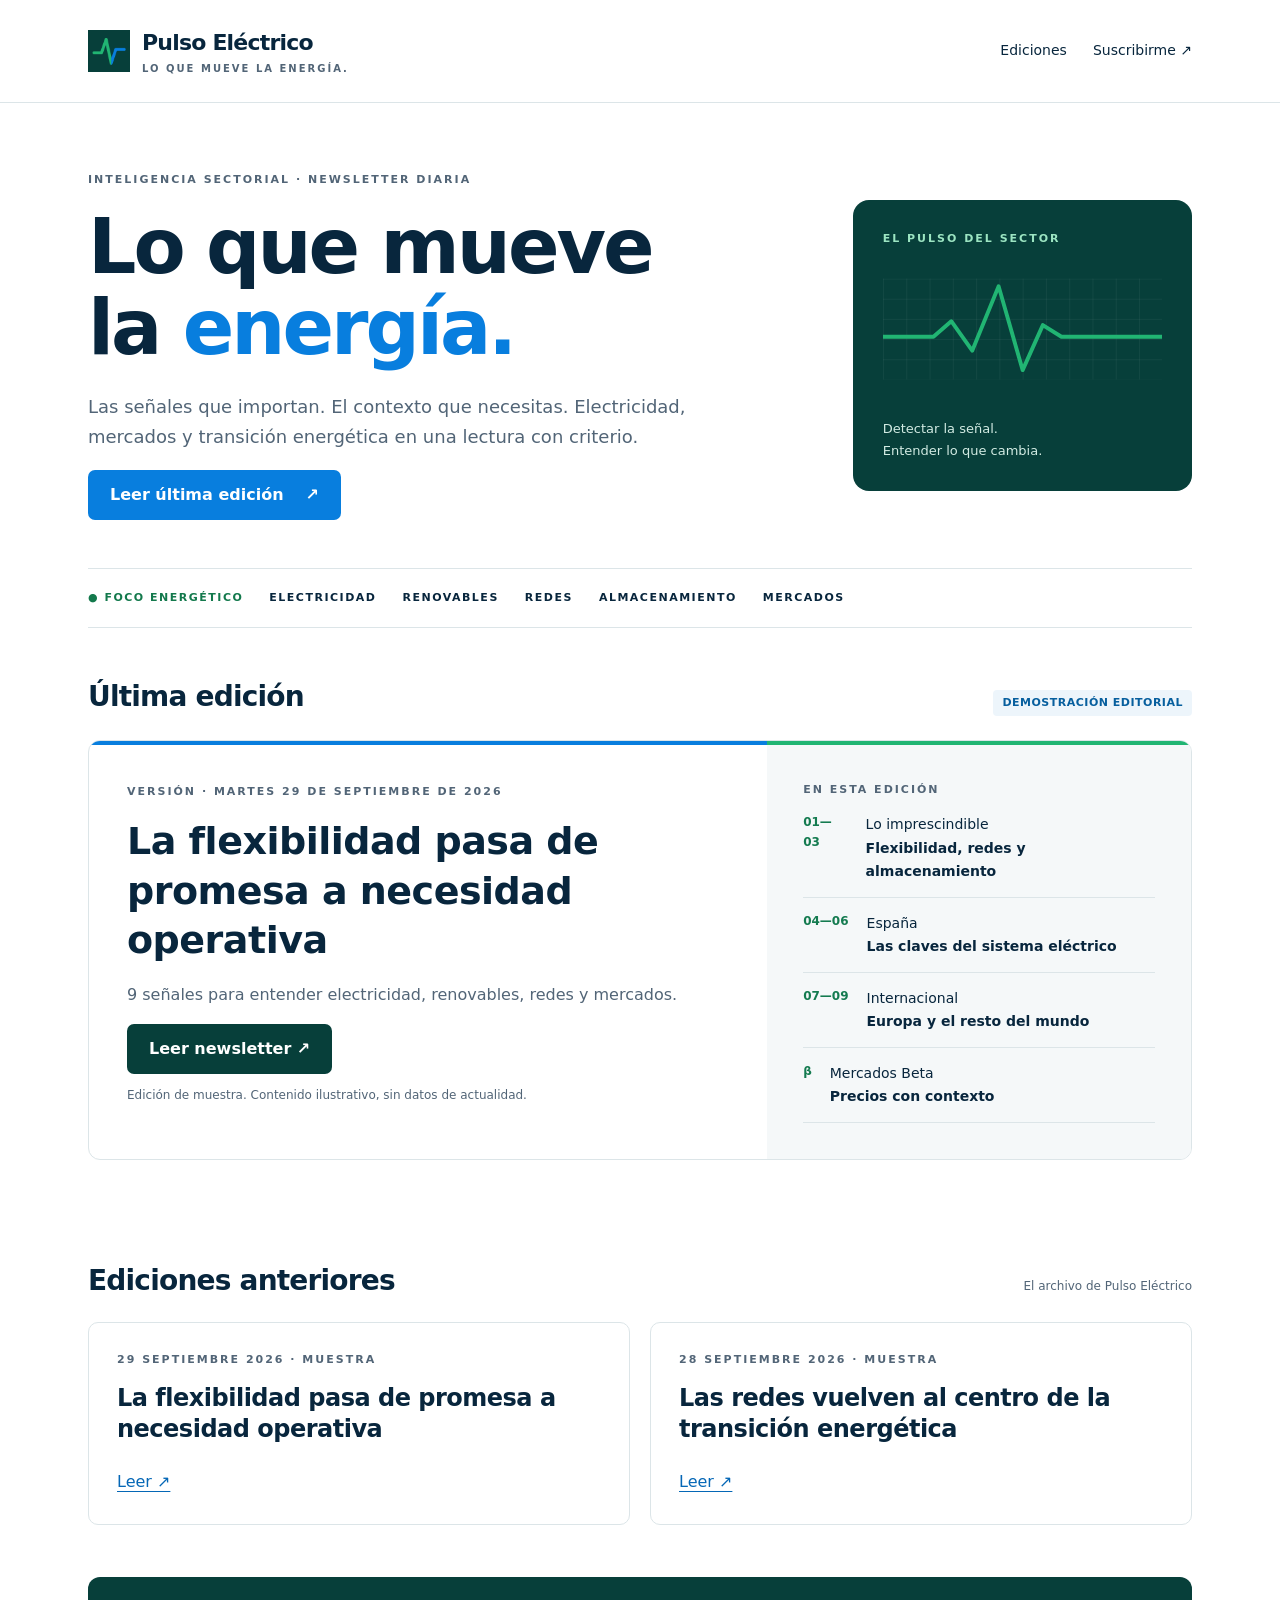
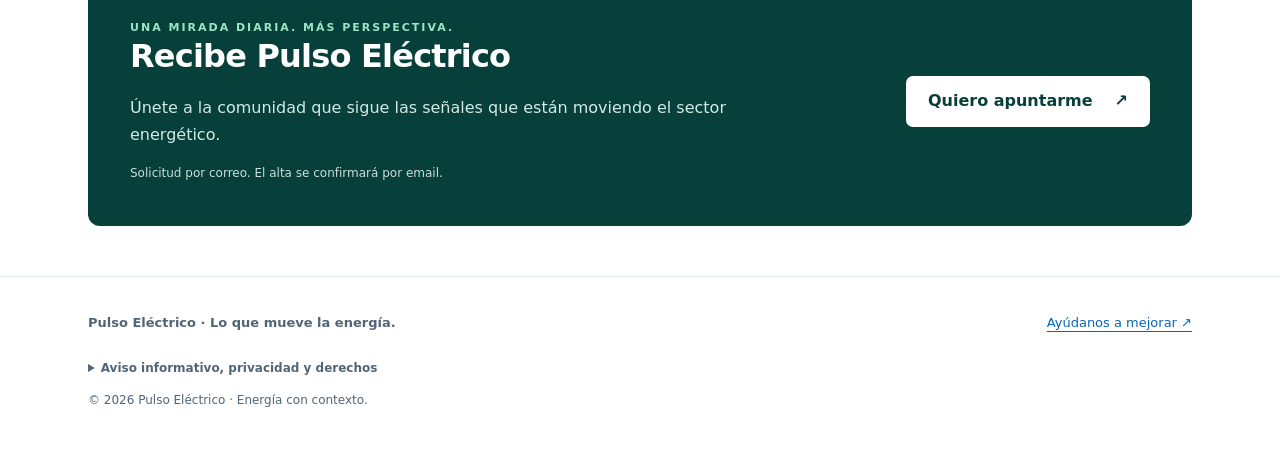
<file: index.html>
<!doctype html><html lang="es"><head><meta charset="utf-8"><meta name="viewport" content="width=device-width, initial-scale=1"><title>Lo que mueve la energía | Pulso Eléctrico</title><meta name="description" content="Lo que mueve la energía. Una mirada editorial a electricidad, renovables, mercados, redes y almacenamiento."><meta name="theme-color" content="#073f3a"><meta property="og:title" content="Lo que mueve la energía · Pulso Eléctrico"><meta property="og:description" content="Lo que mueve la energía."><meta property="og:type" content="website"><link rel="icon" href="assets/favicon.ico"><link rel="stylesheet" href="assets/styles.css"></head><body><a class="skip" href="#contenido">Saltar al contenido</a><header class="header"><div class="wrap"><a class="brand" href="index.html"><img src="assets/logo.png" alt="" width="42" height="42"><span>Pulso Eléctrico<small>Lo que mueve la energía.</small></span></a><nav aria-label="Principal"><a href="index.html#archivo">Ediciones</a><a href="index.html#suscripcion">Suscribirme ↗</a></nav></div></header><main id="contenido" class="wrap"><section class="hero"><div><div class="eyebrow">Inteligencia sectorial · Newsletter diaria</div><h1>Lo que mueve<br>la <span>energía.</span></h1><p>Las señales que importan. El contexto que necesitas. Electricidad, mercados y transición energética en una lectura con criterio.</p><a class="btn" href="ediciones/2026-09-29.html">Leer última edición <span aria-hidden="true">↗</span></a></div><aside class="pulse" aria-label="Identidad editorial"><div class="eyebrow">El pulso del sector</div><svg viewBox="0 0 360 130" aria-hidden="true"><defs><pattern id="grid" width="30" height="26" patternUnits="userSpaceOnUse"><path d="M 30 0 L 0 0 0 26" fill="none" stroke="#ffffff" stroke-opacity=".12"/></pattern></defs><rect width="360" height="130" fill="url(#grid)"/><path d="M0 75 H65 L88 55 L115 93 L149 10 L180 118 L206 60 L230 75 H360" fill="none" stroke="#21b573" stroke-width="5" stroke-linejoin="round"/></svg><p>Detectar la señal.<br>Entender lo que cambia.</p></aside></section><div class="topics"><span>● Foco energético</span><span>Electricidad</span><span>Renovables</span><span>Redes</span><span>Almacenamiento</span><span>Mercados</span></div><section class="section"><div class="section-heading"><h2>Última edición</h2><span class="badge">DEMOSTRACIÓN EDITORIAL</span></div><article class="feature"><div class="feature-main"><div class="eyebrow">Versión · Martes 29 de septiembre de 2026</div><h3>La flexibilidad pasa de promesa a necesidad operativa</h3><p>9 señales para entender electricidad, renovables, redes y mercados.</p><a class="btn dark" href="ediciones/2026-09-29.html">Leer newsletter ↗</a><p class="note">Edición de muestra. Contenido ilustrativo, sin datos de actualidad.</p></div><aside class="feature-side"><div class="eyebrow">En esta edición</div><div class="signal"><b>01—03</b><span>Lo imprescindible<br><strong>Flexibilidad, redes y almacenamiento</strong></span></div><div class="signal"><b>04—06</b><span>España<br><strong>Las claves del sistema eléctrico</strong></span></div><div class="signal"><b>07—09</b><span>Internacional<br><strong>Europa y el resto del mundo</strong></span></div><div class="signal"><b>β</b><span>Mercados Beta<br><strong>Precios con contexto</strong></span></div></aside></article></section><section id="archivo" class="section"><div class="section-heading"><h2>Ediciones anteriores</h2><span class="note">El archivo de Pulso Eléctrico</span></div><div class="cards"><article class="card"><div class="eyebrow"><time datetime="2026-09-29">29 septiembre 2026</time> · Muestra</div><h3>La flexibilidad pasa de promesa a necesidad operativa</h3><a href="ediciones/2026-09-29.html" aria-label="Leer edición del 29 de septiembre">Leer ↗</a></article><article class="card"><div class="eyebrow"><time datetime="2026-09-28">28 septiembre 2026</time> · Muestra</div><h3>Las redes vuelven al centro de la transición energética</h3><a href="ediciones/2026-09-28.html" aria-label="Leer edición del 28 de septiembre">Leer ↗</a></article></div></section><section id="suscripcion" class="subscribe"><div><div class="eyebrow" style="color:#9ce5c2">Una mirada diaria. Más perspectiva.</div><h2>Recibe Pulso Eléctrico</h2><p>Únete a la comunidad que sigue las señales que están moviendo el sector energético.</p><small>Solicitud por correo. El alta se confirmará por email.</small></div><a class="btn" href="mailto:juanmcalvo33@gmail.com?subject=Quiero%20apuntarme%20a%20Pulso%20El%C3%A9ctrico">Quiero apuntarme <span aria-hidden="true">↗</span></a></section></main><footer class="footer"><div class="wrap"><div class="footer-top"><strong>Pulso Eléctrico · Lo que mueve la energía.</strong><a href="mailto:juanmcalvo33@gmail.com?subject=Feedback%20Pulso%20El%C3%A9ctrico">Ayúdanos a mejorar ↗</a></div><details class="legal"><summary>Aviso informativo, privacidad y derechos</summary><p>Contenido de carácter informativo. No constituye asesoramiento de inversión, jurídico ni una recomendación de contratación. Las ediciones de demostración no representan noticias ni cotizaciones del día.</p><p>Privacidad y uso de datos: esta web no incorpora formularios, analítica ni cookies propias. Al solicitar el alta, tu aplicación de correo enviará tu dirección y el mensaje a juanmcalvo33@gmail.com para gestionar la solicitud. No existe alta automática ni base de suscriptores en esta web. Puedes solicitar la baja o consultar el tratamiento de tus datos en esa misma dirección. El alojamiento y el servicio de correo pueden tratar datos técnicos conforme a sus propias condiciones. No envíes información sensible.</p><p>Los artículos, marcas y contenidos de terceros pertenecen a sus respectivos titulares. Los enlaces de futuras ediciones remitirán al original; los resúmenes deberán ser propios y atribuir la fuente. Los datos de mercado deben indicar fuente, fecha, contrato y unidad; un dato ausente no equivale a cero.</p></details><p class="note">© 2026 Pulso Eléctrico · Energía con contexto.</p></div></footer></body></html>
</file>
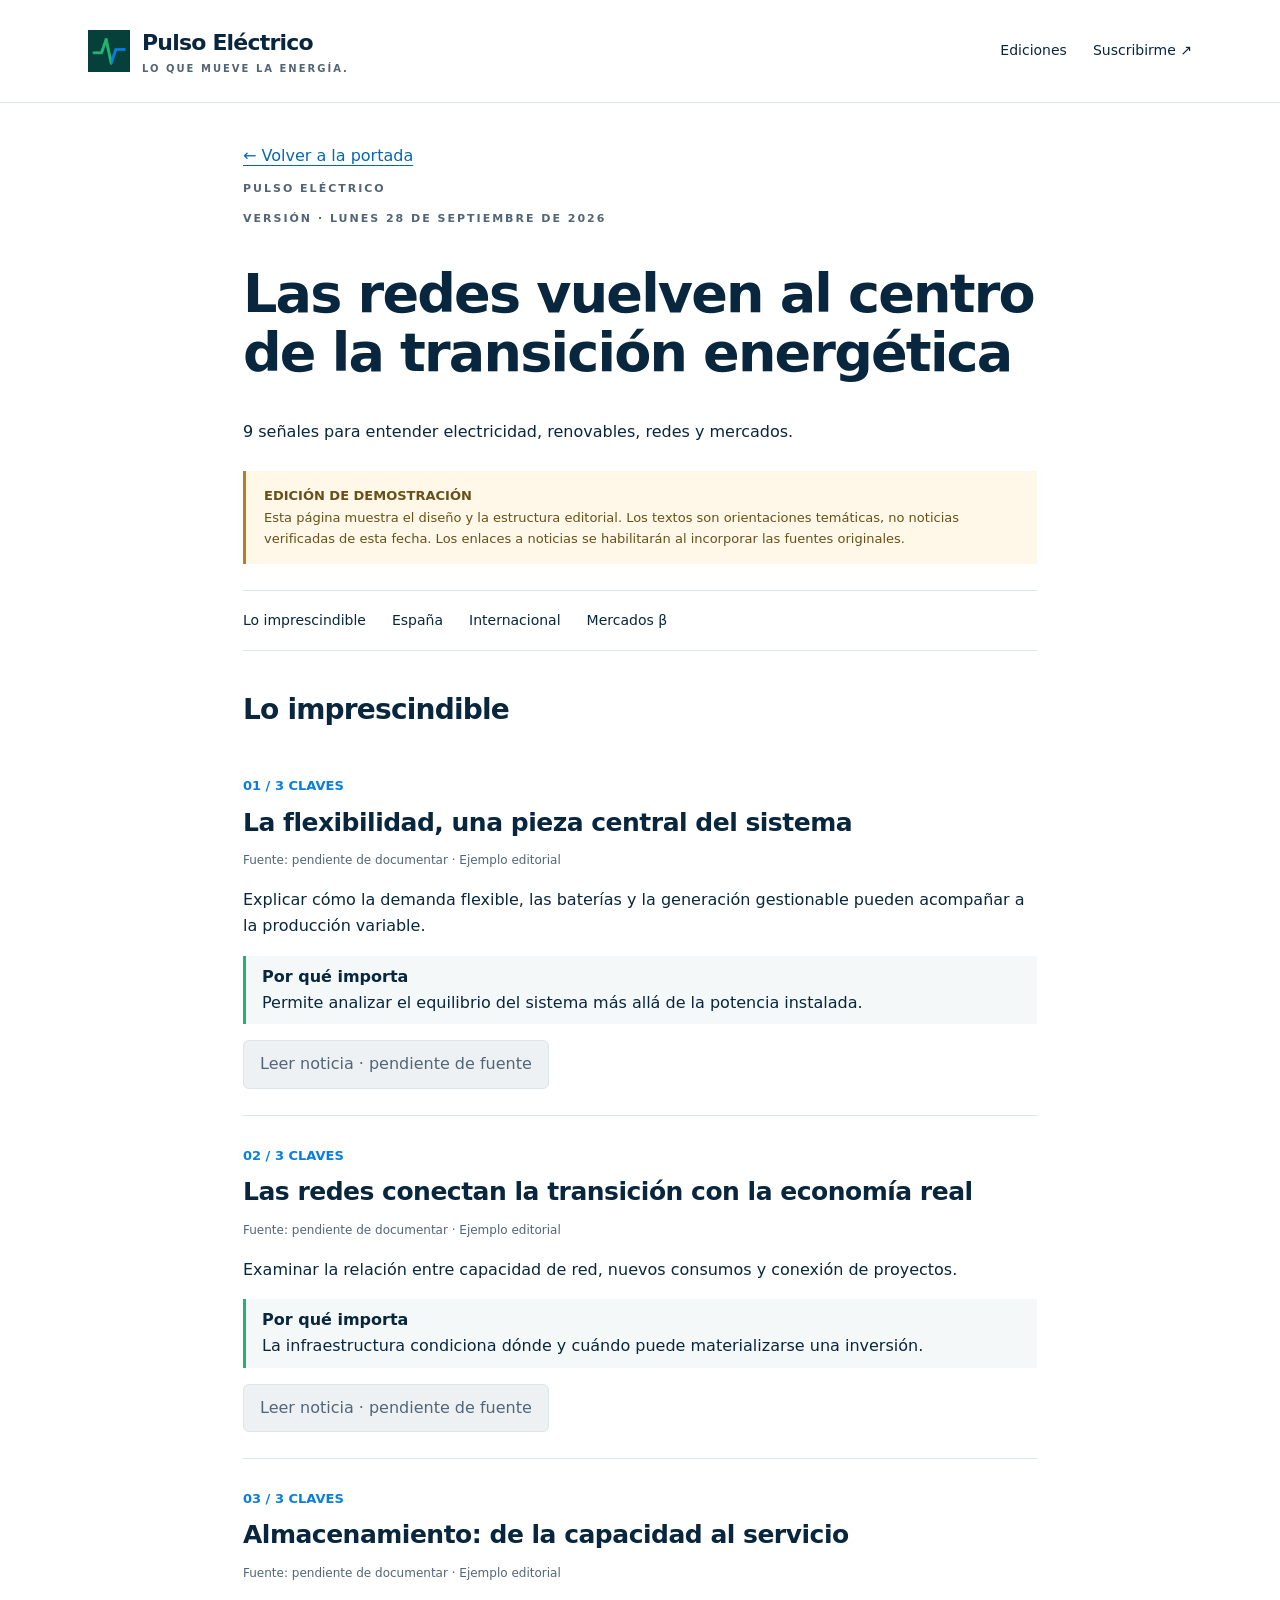
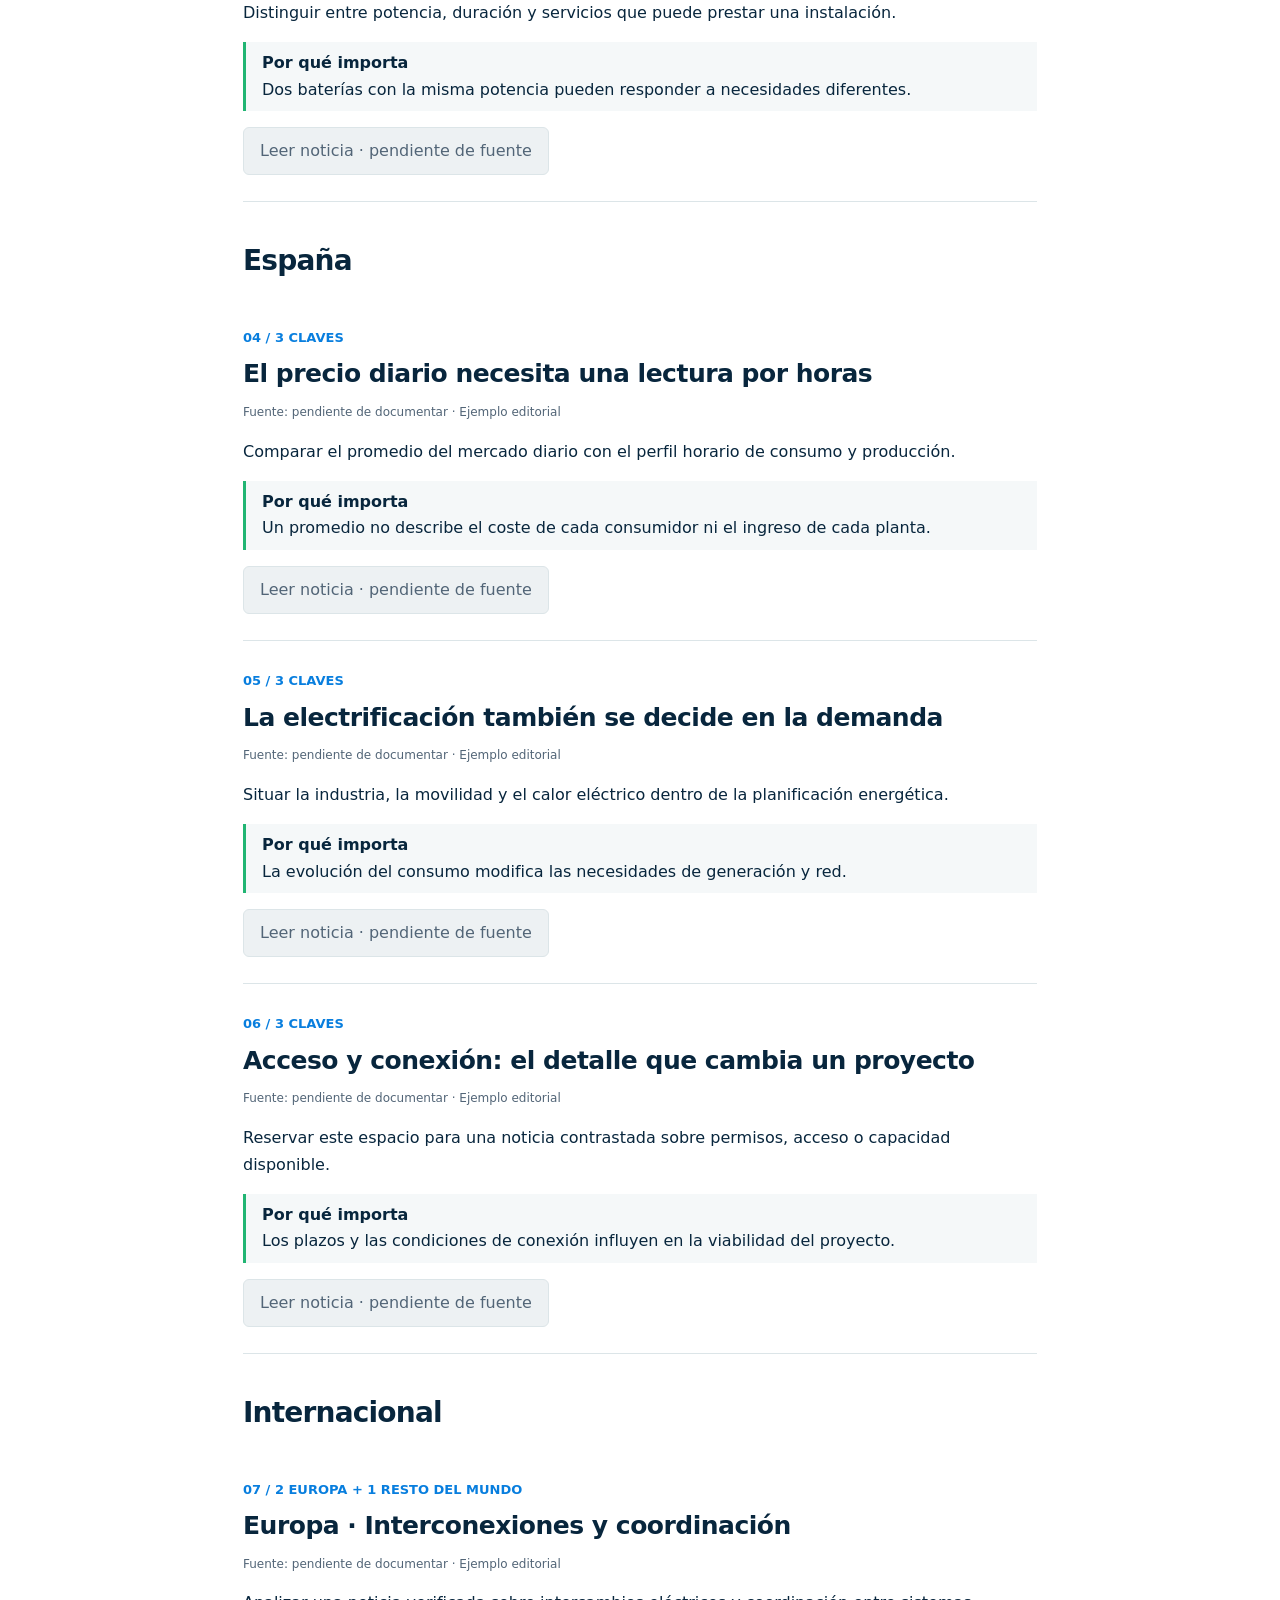
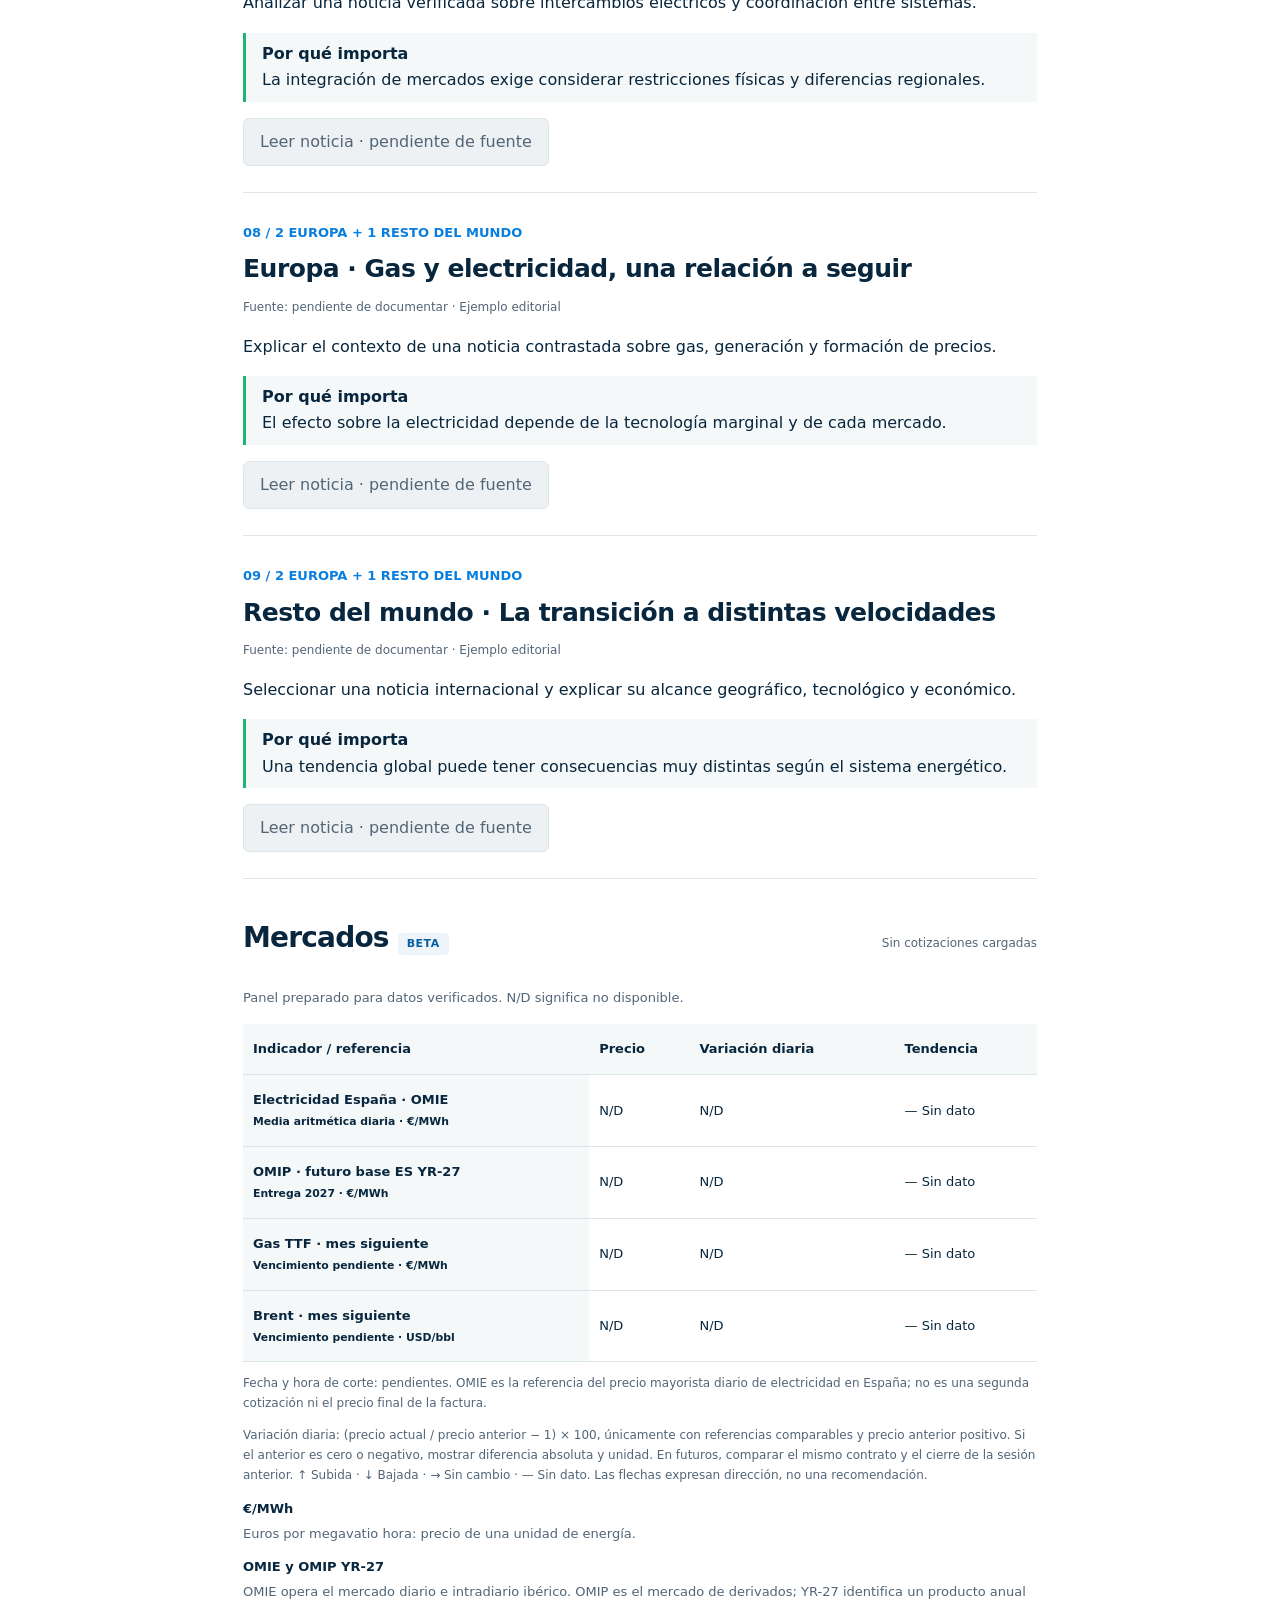
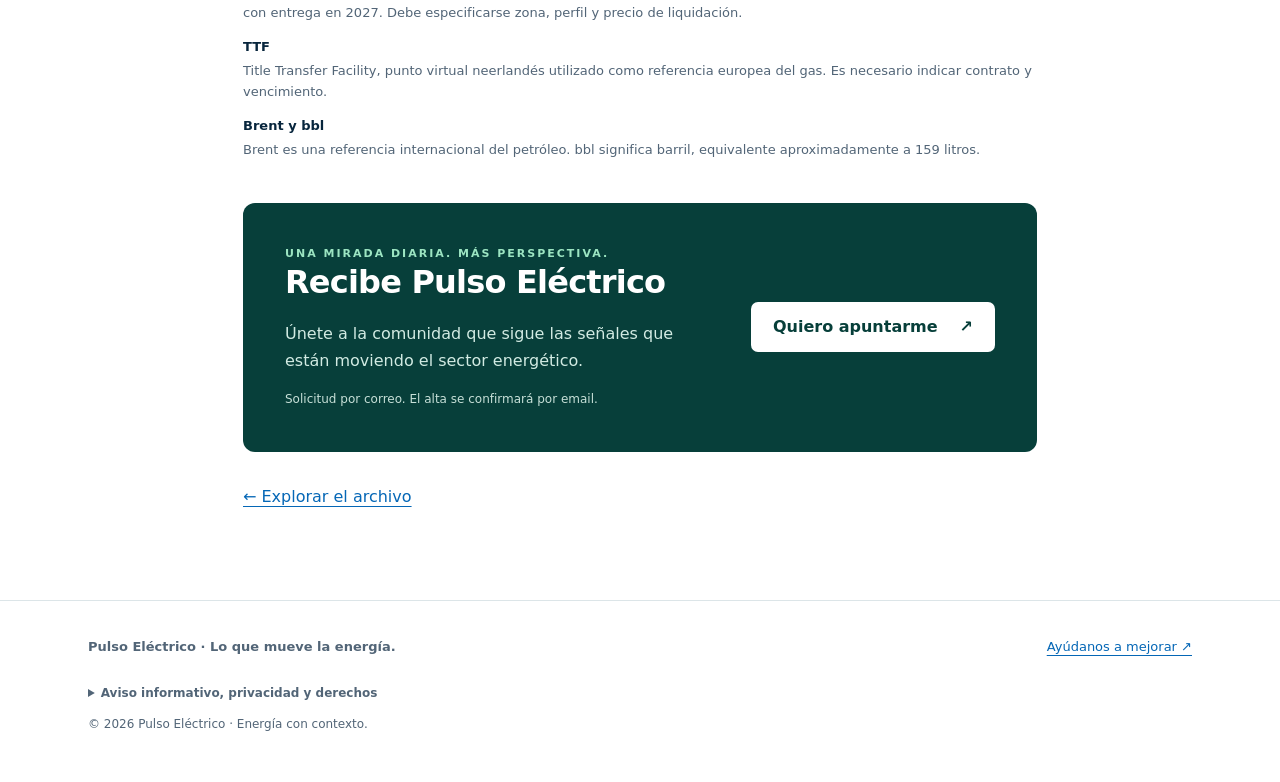
<file: ediciones/2026-09-28.html>
<!doctype html><html lang="es"><head><meta charset="utf-8"><meta name="viewport" content="width=device-width, initial-scale=1"><title>Las redes vuelven al centro de la transición energética | Pulso Eléctrico</title><meta name="description" content="Lo que mueve la energía. Una mirada editorial a electricidad, renovables, mercados, redes y almacenamiento."><meta name="theme-color" content="#073f3a"><meta property="og:title" content="Las redes vuelven al centro de la transición energética · Pulso Eléctrico"><meta property="og:description" content="Lo que mueve la energía."><meta property="og:type" content="website"><link rel="icon" href="../assets/favicon.ico"><link rel="stylesheet" href="../assets/styles.css"></head><body><a class="skip" href="#contenido">Saltar al contenido</a><header class="header"><div class="wrap"><a class="brand" href="../index.html"><img src="../assets/logo.png" alt="" width="42" height="42"><span>Pulso Eléctrico<small>Lo que mueve la energía.</small></span></a><nav aria-label="Principal"><a href="../index.html#archivo">Ediciones</a><a href="../index.html#suscripcion">Suscribirme ↗</a></nav></div></header><main id="contenido" class="edition"><a href="../index.html">← Volver a la portada</a><p class="eyebrow">PULSO ELÉCTRICO</p><p class="eyebrow">VERSIÓN · LUNES 28 DE SEPTIEMBRE DE 2026</p><h1>Las redes vuelven al centro de la transición energética</h1><p>9 señales para entender electricidad, renovables, redes y mercados.</p><div class="demo"><strong>EDICIÓN DE DEMOSTRACIÓN</strong><br>Esta página muestra el diseño y la estructura editorial. Los textos son orientaciones temáticas, no noticias verificadas de esta fecha. Los enlaces a noticias se habilitarán al incorporar las fuentes originales.</div><nav class="edition-nav" aria-label="Secciones de la edición"><a href="#imprescindible">Lo imprescindible</a><a href="#espana">España</a><a href="#internacional">Internacional</a><a href="#mercados">Mercados β</a></nav><section id="imprescindible"><h2>Lo imprescindible</h2><article class="news"><span class="number">01 / 3 CLAVES</span><h3>La flexibilidad, una pieza central del sistema</h3><p class="note">Fuente: pendiente de documentar · Ejemplo editorial</p><p>Explicar cómo la demanda flexible, las baterías y la generación gestionable pueden acompañar a la producción variable.</p><p class="why"><strong>Por qué importa</strong><br>Permite analizar el equilibrio del sistema más allá de la potencia instalada.</p><!-- Sustituir el botón por un enlace a la URL exacta del artículo verificado. --><button type="button" disabled>Leer noticia · pendiente de fuente</button></article><article class="news"><span class="number">02 / 3 CLAVES</span><h3>Las redes conectan la transición con la economía real</h3><p class="note">Fuente: pendiente de documentar · Ejemplo editorial</p><p>Examinar la relación entre capacidad de red, nuevos consumos y conexión de proyectos.</p><p class="why"><strong>Por qué importa</strong><br>La infraestructura condiciona dónde y cuándo puede materializarse una inversión.</p><!-- Sustituir el botón por un enlace a la URL exacta del artículo verificado. --><button type="button" disabled>Leer noticia · pendiente de fuente</button></article><article class="news"><span class="number">03 / 3 CLAVES</span><h3>Almacenamiento: de la capacidad al servicio</h3><p class="note">Fuente: pendiente de documentar · Ejemplo editorial</p><p>Distinguir entre potencia, duración y servicios que puede prestar una instalación.</p><p class="why"><strong>Por qué importa</strong><br>Dos baterías con la misma potencia pueden responder a necesidades diferentes.</p><!-- Sustituir el botón por un enlace a la URL exacta del artículo verificado. --><button type="button" disabled>Leer noticia · pendiente de fuente</button></article></section><section id="espana"><h2>España</h2><article class="news"><span class="number">04 / 3 CLAVES</span><h3>El precio diario necesita una lectura por horas</h3><p class="note">Fuente: pendiente de documentar · Ejemplo editorial</p><p>Comparar el promedio del mercado diario con el perfil horario de consumo y producción.</p><p class="why"><strong>Por qué importa</strong><br>Un promedio no describe el coste de cada consumidor ni el ingreso de cada planta.</p><!-- Sustituir el botón por un enlace a la URL exacta del artículo verificado. --><button type="button" disabled>Leer noticia · pendiente de fuente</button></article><article class="news"><span class="number">05 / 3 CLAVES</span><h3>La electrificación también se decide en la demanda</h3><p class="note">Fuente: pendiente de documentar · Ejemplo editorial</p><p>Situar la industria, la movilidad y el calor eléctrico dentro de la planificación energética.</p><p class="why"><strong>Por qué importa</strong><br>La evolución del consumo modifica las necesidades de generación y red.</p><!-- Sustituir el botón por un enlace a la URL exacta del artículo verificado. --><button type="button" disabled>Leer noticia · pendiente de fuente</button></article><article class="news"><span class="number">06 / 3 CLAVES</span><h3>Acceso y conexión: el detalle que cambia un proyecto</h3><p class="note">Fuente: pendiente de documentar · Ejemplo editorial</p><p>Reservar este espacio para una noticia contrastada sobre permisos, acceso o capacidad disponible.</p><p class="why"><strong>Por qué importa</strong><br>Los plazos y las condiciones de conexión influyen en la viabilidad del proyecto.</p><!-- Sustituir el botón por un enlace a la URL exacta del artículo verificado. --><button type="button" disabled>Leer noticia · pendiente de fuente</button></article></section><section id="internacional"><h2>Internacional</h2><article class="news"><span class="number">07 / 2 EUROPA + 1 RESTO DEL MUNDO</span><h3>Europa · Interconexiones y coordinación</h3><p class="note">Fuente: pendiente de documentar · Ejemplo editorial</p><p>Analizar una noticia verificada sobre intercambios eléctricos y coordinación entre sistemas.</p><p class="why"><strong>Por qué importa</strong><br>La integración de mercados exige considerar restricciones físicas y diferencias regionales.</p><!-- Sustituir el botón por un enlace a la URL exacta del artículo verificado. --><button type="button" disabled>Leer noticia · pendiente de fuente</button></article><article class="news"><span class="number">08 / 2 EUROPA + 1 RESTO DEL MUNDO</span><h3>Europa · Gas y electricidad, una relación a seguir</h3><p class="note">Fuente: pendiente de documentar · Ejemplo editorial</p><p>Explicar el contexto de una noticia contrastada sobre gas, generación y formación de precios.</p><p class="why"><strong>Por qué importa</strong><br>El efecto sobre la electricidad depende de la tecnología marginal y de cada mercado.</p><!-- Sustituir el botón por un enlace a la URL exacta del artículo verificado. --><button type="button" disabled>Leer noticia · pendiente de fuente</button></article><article class="news"><span class="number">09 / 2 EUROPA + 1 RESTO DEL MUNDO</span><h3>Resto del mundo · La transición a distintas velocidades</h3><p class="note">Fuente: pendiente de documentar · Ejemplo editorial</p><p>Seleccionar una noticia internacional y explicar su alcance geográfico, tecnológico y económico.</p><p class="why"><strong>Por qué importa</strong><br>Una tendencia global puede tener consecuencias muy distintas según el sistema energético.</p><!-- Sustituir el botón por un enlace a la URL exacta del artículo verificado. --><button type="button" disabled>Leer noticia · pendiente de fuente</button></article></section><section id="mercados"><div class="section-heading"><h2>Mercados <span class="badge">BETA</span></h2><span class="note">Sin cotizaciones cargadas</span></div><div class="table-scroll" role="region" aria-label="Cotizaciones de mercados" tabindex="0"><table><caption>Panel preparado para datos verificados. N/D significa no disponible.</caption><thead><tr><th scope="col">Indicador / referencia</th><th scope="col">Precio</th><th scope="col">Variación diaria</th><th scope="col">Tendencia</th></tr></thead><tbody><tr><th scope="row">Electricidad España · OMIE<br><small>Media aritmética diaria · €/MWh</small></th><td>N/D</td><td>N/D</td><td>— Sin dato</td></tr><tr><th scope="row">OMIP · futuro base ES YR-27<br><small>Entrega 2027 · €/MWh</small></th><td>N/D</td><td>N/D</td><td>— Sin dato</td></tr><tr><th scope="row">Gas TTF · mes siguiente<br><small>Vencimiento pendiente · €/MWh</small></th><td>N/D</td><td>N/D</td><td>— Sin dato</td></tr><tr><th scope="row">Brent · mes siguiente<br><small>Vencimiento pendiente · USD/bbl</small></th><td>N/D</td><td>N/D</td><td>— Sin dato</td></tr></tbody></table></div><p class="note">Fecha y hora de corte: pendientes. OMIE es la referencia del precio mayorista diario de electricidad en España; no es una segunda cotización ni el precio final de la factura.</p><p class="note">Variación diaria: (precio actual / precio anterior − 1) × 100, únicamente con referencias comparables y precio anterior positivo. Si el anterior es cero o negativo, mostrar diferencia absoluta y unidad. En futuros, comparar el mismo contrato y el cierre de la sesión anterior. ↑ Subida · ↓ Bajada · → Sin cambio · — Sin dato. Las flechas expresan dirección, no una recomendación.</p><dl><dt>€/MWh</dt><dd>Euros por megavatio hora: precio de una unidad de energía.</dd><dt>OMIE y OMIP YR-27</dt><dd>OMIE opera el mercado diario e intradiario ibérico. OMIP es el mercado de derivados; YR-27 identifica un producto anual con entrega en 2027. Debe especificarse zona, perfil y precio de liquidación.</dd><dt>TTF</dt><dd>Title Transfer Facility, punto virtual neerlandés utilizado como referencia europea del gas. Es necesario indicar contrato y vencimiento.</dd><dt>Brent y bbl</dt><dd>Brent es una referencia internacional del petróleo. bbl significa barril, equivalente aproximadamente a 159 litros.</dd></dl></section><section id="suscripcion" class="subscribe"><div><div class="eyebrow" style="color:#9ce5c2">Una mirada diaria. Más perspectiva.</div><h2>Recibe Pulso Eléctrico</h2><p>Únete a la comunidad que sigue las señales que están moviendo el sector energético.</p><small>Solicitud por correo. El alta se confirmará por email.</small></div><a class="btn" href="mailto:juanmcalvo33@gmail.com?subject=Quiero%20apuntarme%20a%20Pulso%20El%C3%A9ctrico">Quiero apuntarme <span aria-hidden="true">↗</span></a></section><a class="back" href="../index.html#archivo">← Explorar el archivo</a></main><footer class="footer"><div class="wrap"><div class="footer-top"><strong>Pulso Eléctrico · Lo que mueve la energía.</strong><a href="mailto:juanmcalvo33@gmail.com?subject=Feedback%20Pulso%20El%C3%A9ctrico">Ayúdanos a mejorar ↗</a></div><details class="legal"><summary>Aviso informativo, privacidad y derechos</summary><p>Contenido de carácter informativo. No constituye asesoramiento de inversión, jurídico ni una recomendación de contratación. Las ediciones de demostración no representan noticias ni cotizaciones del día.</p><p>Privacidad y uso de datos: esta web no incorpora formularios, analítica ni cookies propias. Al solicitar el alta, tu aplicación de correo enviará tu dirección y el mensaje a juanmcalvo33@gmail.com para gestionar la solicitud. No existe alta automática ni base de suscriptores en esta web. Puedes solicitar la baja o consultar el tratamiento de tus datos en esa misma dirección. El alojamiento y el servicio de correo pueden tratar datos técnicos conforme a sus propias condiciones. No envíes información sensible.</p><p>Los artículos, marcas y contenidos de terceros pertenecen a sus respectivos titulares. Los enlaces de futuras ediciones remitirán al original; los resúmenes deberán ser propios y atribuir la fuente. Los datos de mercado deben indicar fuente, fecha, contrato y unidad; un dato ausente no equivale a cero.</p></details><p class="note">© 2026 Pulso Eléctrico · Energía con contexto.</p></div></footer></body></html>
</file>
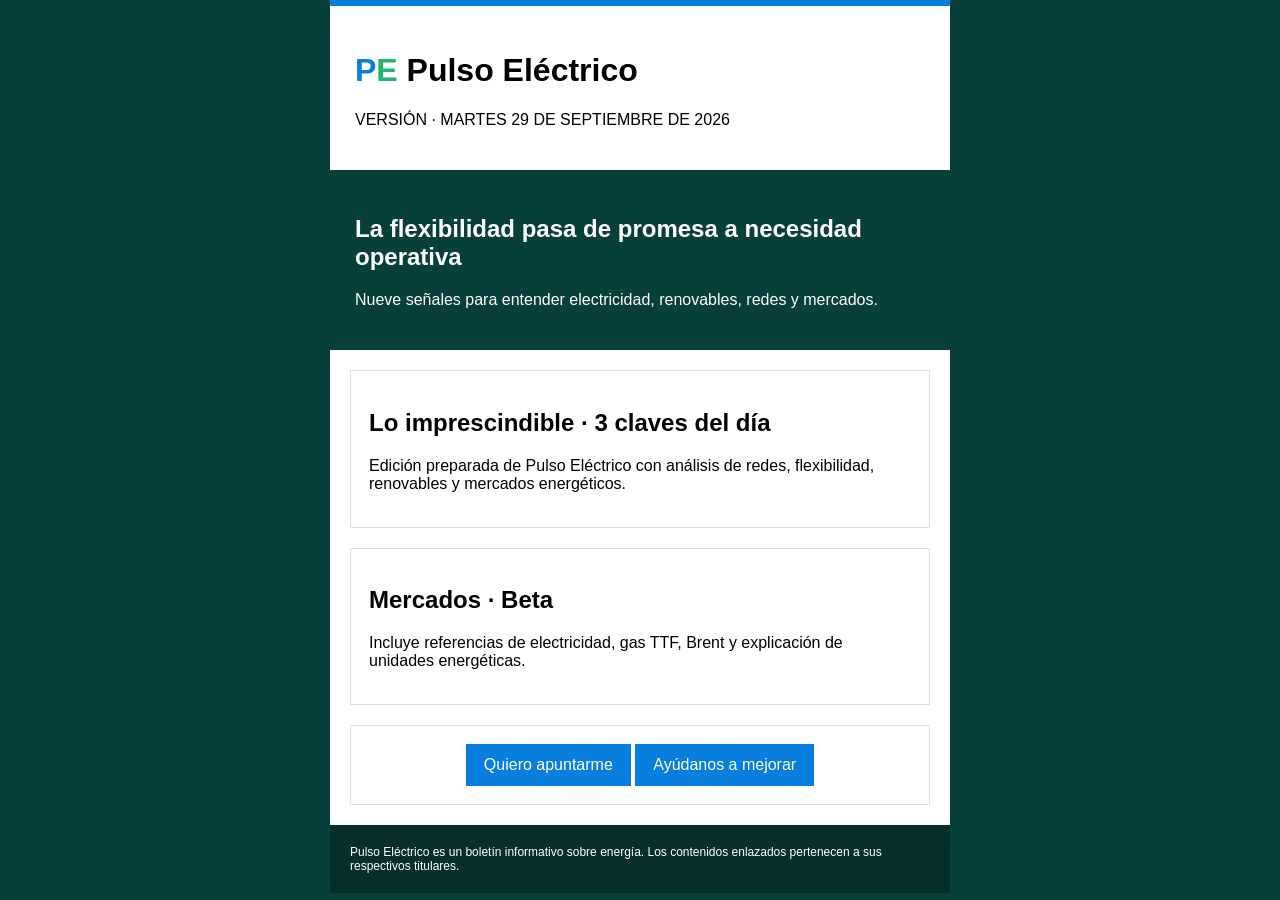
<file: ediciones/2026-09-29.html>
<!doctype html>
<html lang="es">
<head>
<meta charset="utf-8">
<meta name="viewport" content="width=device-width,initial-scale=1">
<title>Pulso Eléctrico · 29 septiembre 2026</title>
<style>
body{font-family:Arial,Helvetica,sans-serif;background:#073f3a;margin:0}
.container{max-width:620px;margin:auto;background:white}
.header{padding:25px;border-top:6px solid #087ede}
.hero{padding:25px;background:#073f3a;color:white}
.card{margin:20px;padding:18px;border:1px solid #d5e3eb}
.button{display:inline-block;padding:12px 18px;background:#087ede;color:white;text-decoration:none}
.footer{padding:20px;background:#062f2c;color:white;font-size:12px}
</style>
</head>
<body>
<div class="container">
<div class="header">
<h1><span style="color:#087ede">P</span><span style="color:#21b573">E</span> Pulso Eléctrico</h1>
<p>VERSIÓN · MARTES 29 DE SEPTIEMBRE DE 2026</p>
</div>

<div class="hero">
<h2>La flexibilidad pasa de promesa a necesidad operativa</h2>
<p>Nueve señales para entender electricidad, renovables, redes y mercados.</p>
</div>

<div class="card">
<h2>Lo imprescindible · 3 claves del día</h2>
<p>Edición preparada de Pulso Eléctrico con análisis de redes, flexibilidad, renovables y mercados energéticos.</p>
</div>

<div class="card">
<h2>Mercados · Beta</h2>
<p>Incluye referencias de electricidad, gas TTF, Brent y explicación de unidades energéticas.</p>
</div>

<div class="card" style="text-align:center">
<a class="button" href="mailto:juanmcalvo33@gmail.com?subject=Quiero%20apuntarme%20a%20Pulso%20El%C3%A9ctrico">Quiero apuntarme</a>
<a class="button" href="mailto:juanmcalvo33@gmail.com?subject=Feedback%20Pulso%20El%C3%A9ctrico">Ayúdanos a mejorar</a>
</div>

<div class="footer">
Pulso Eléctrico es un boletín informativo sobre energía. Los contenidos enlazados pertenecen a sus respectivos titulares.
</div>
</div>
</body>
</html>
</file>
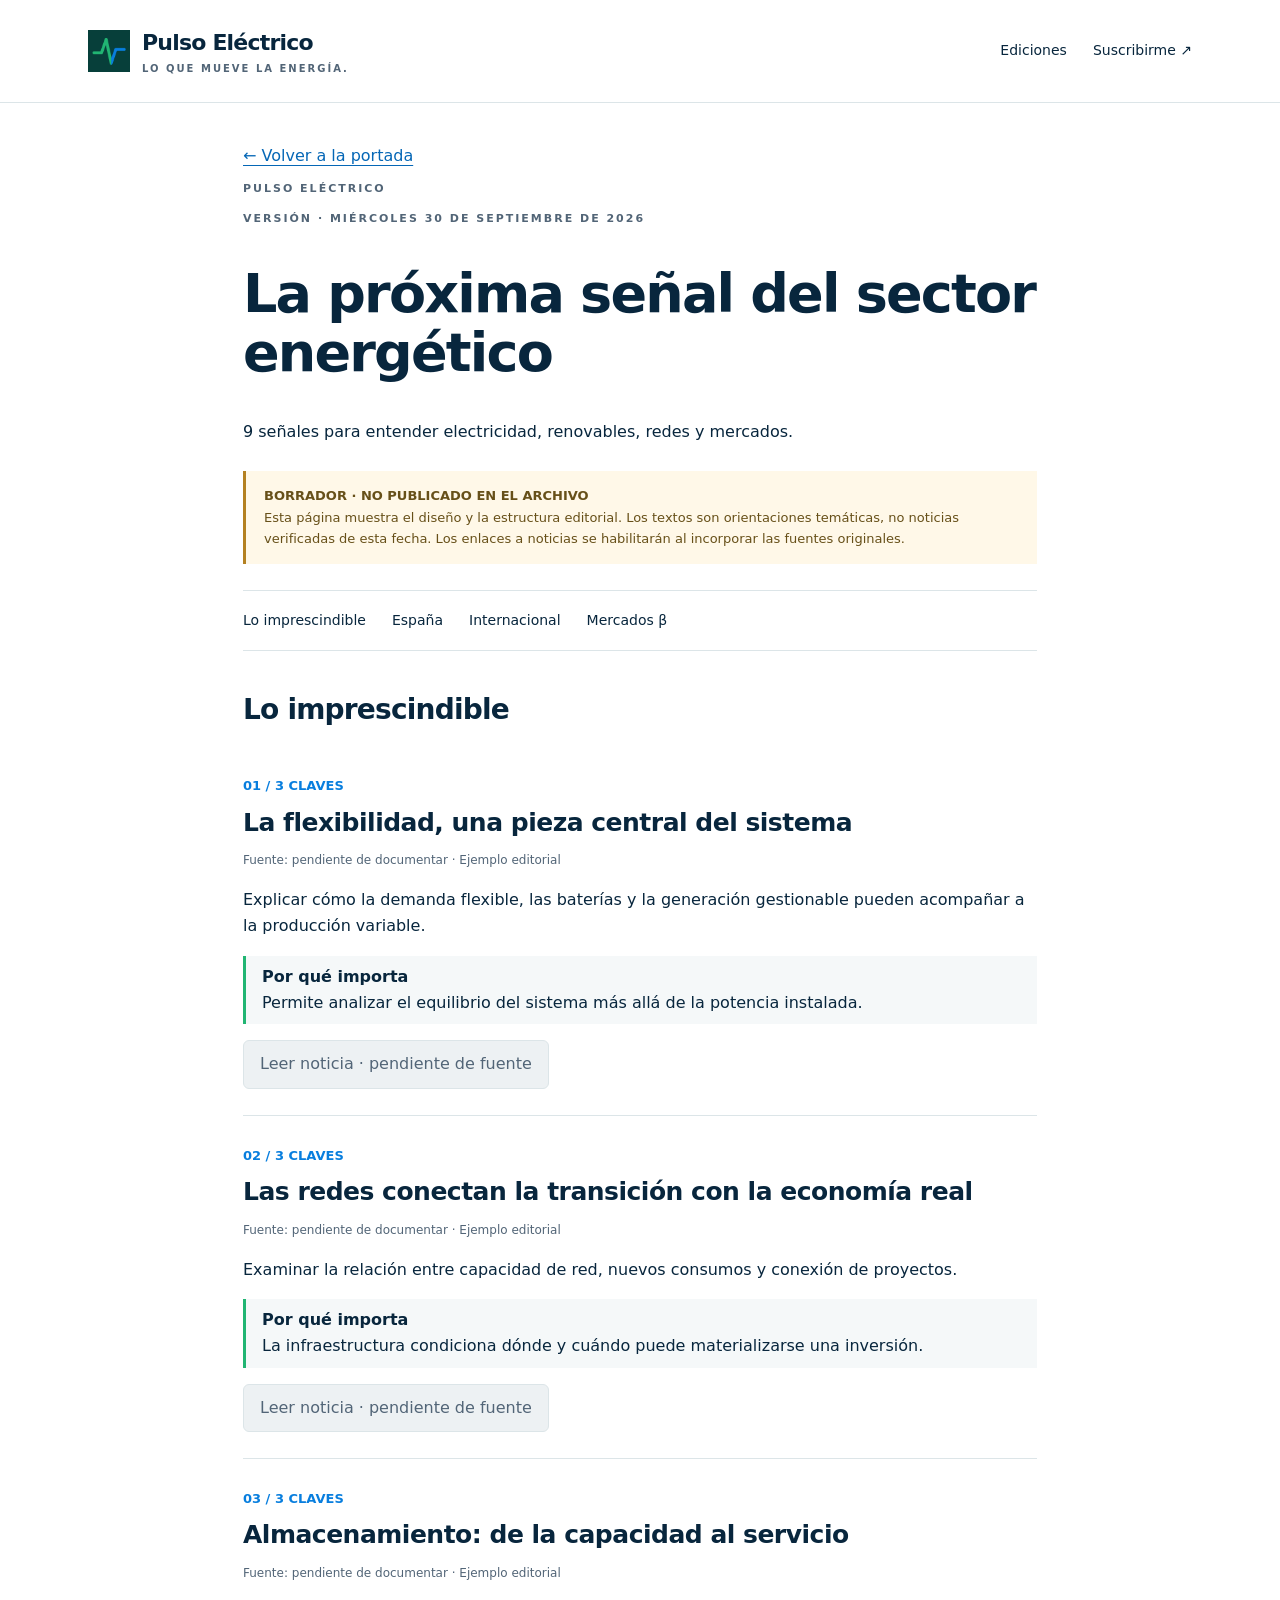
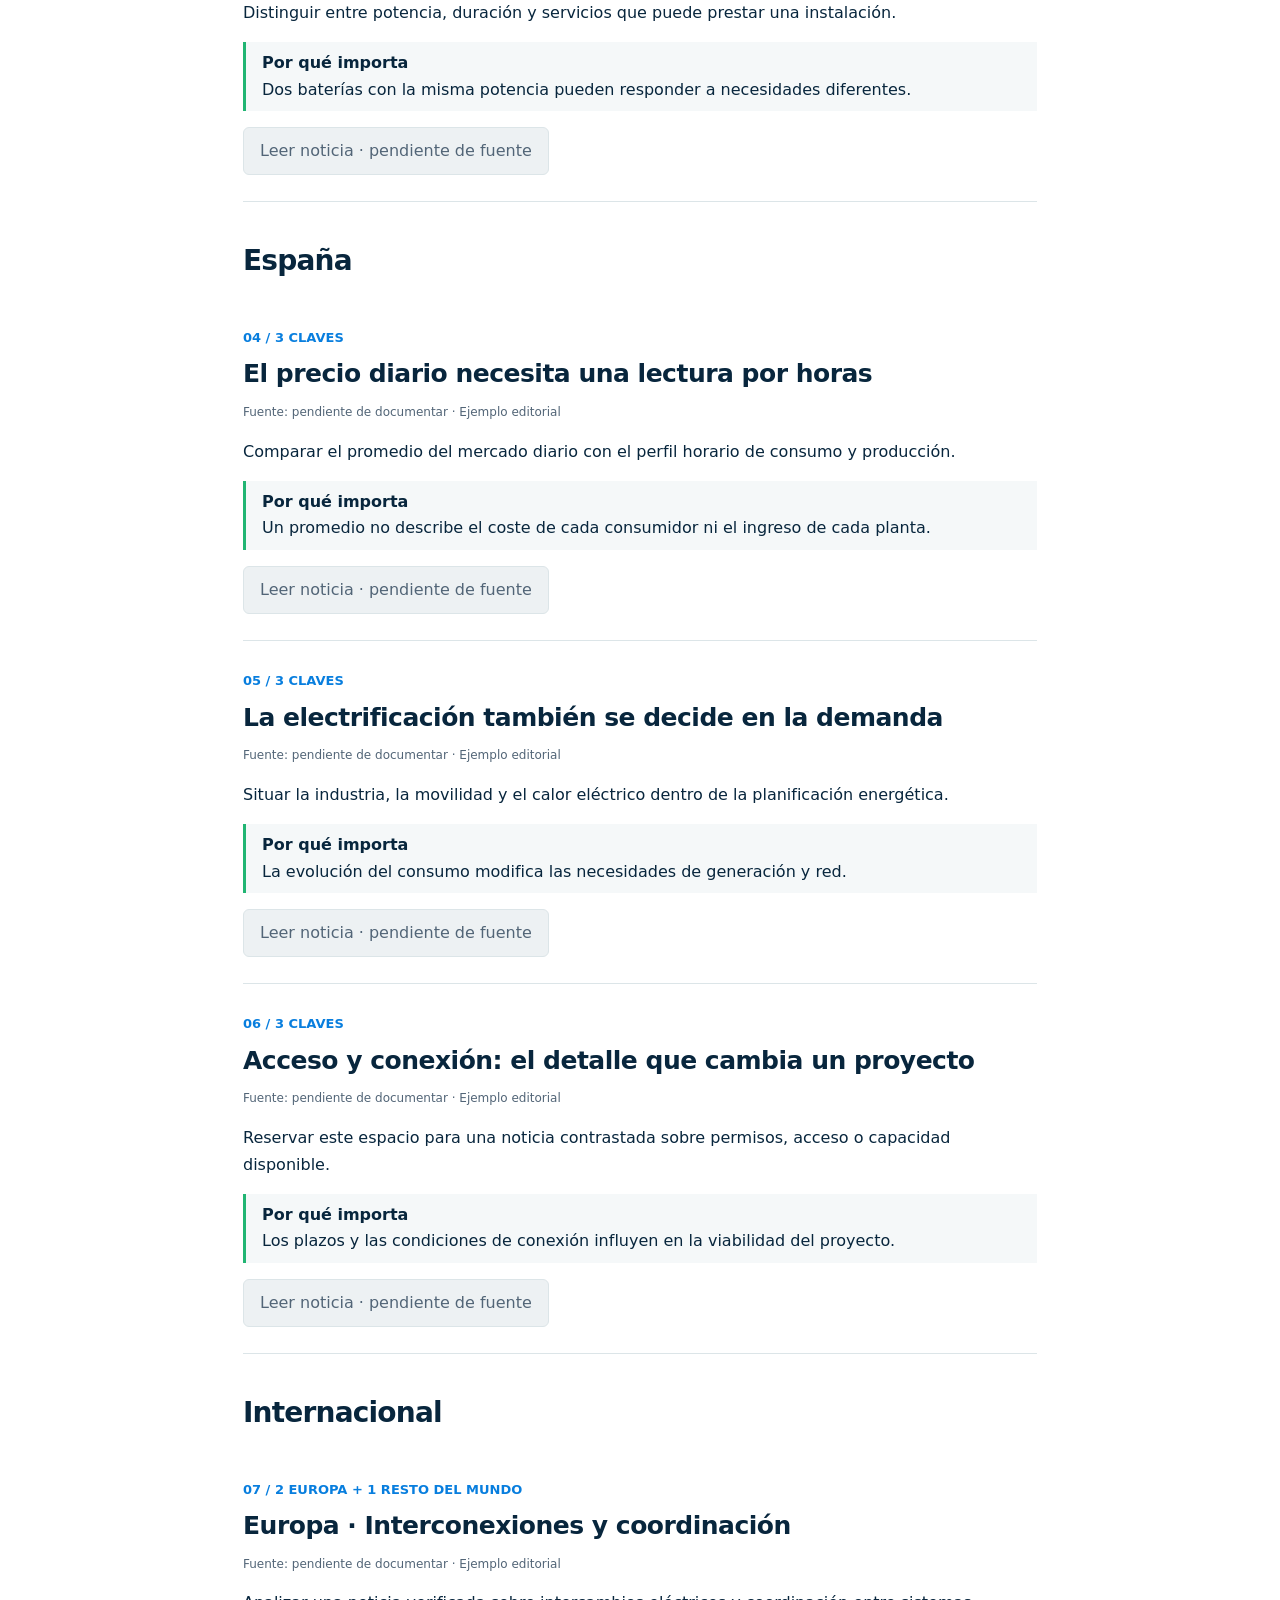
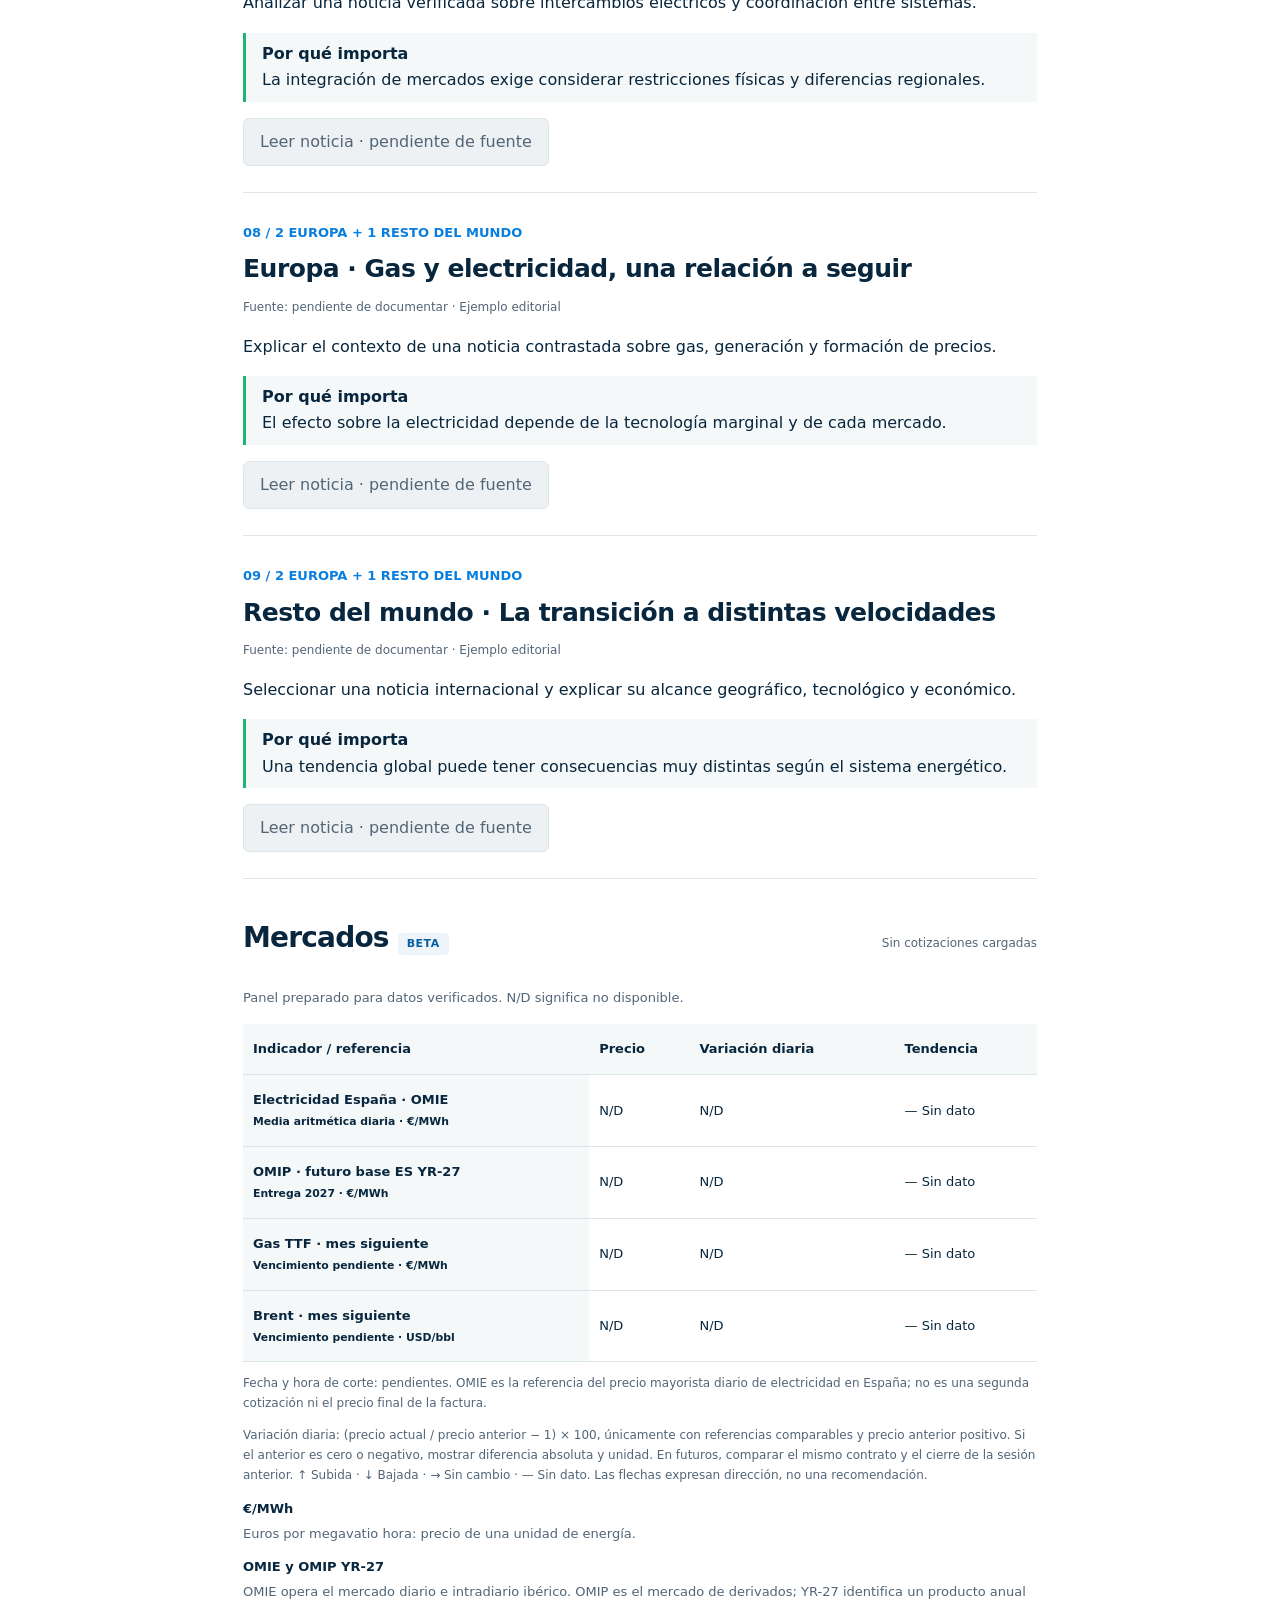
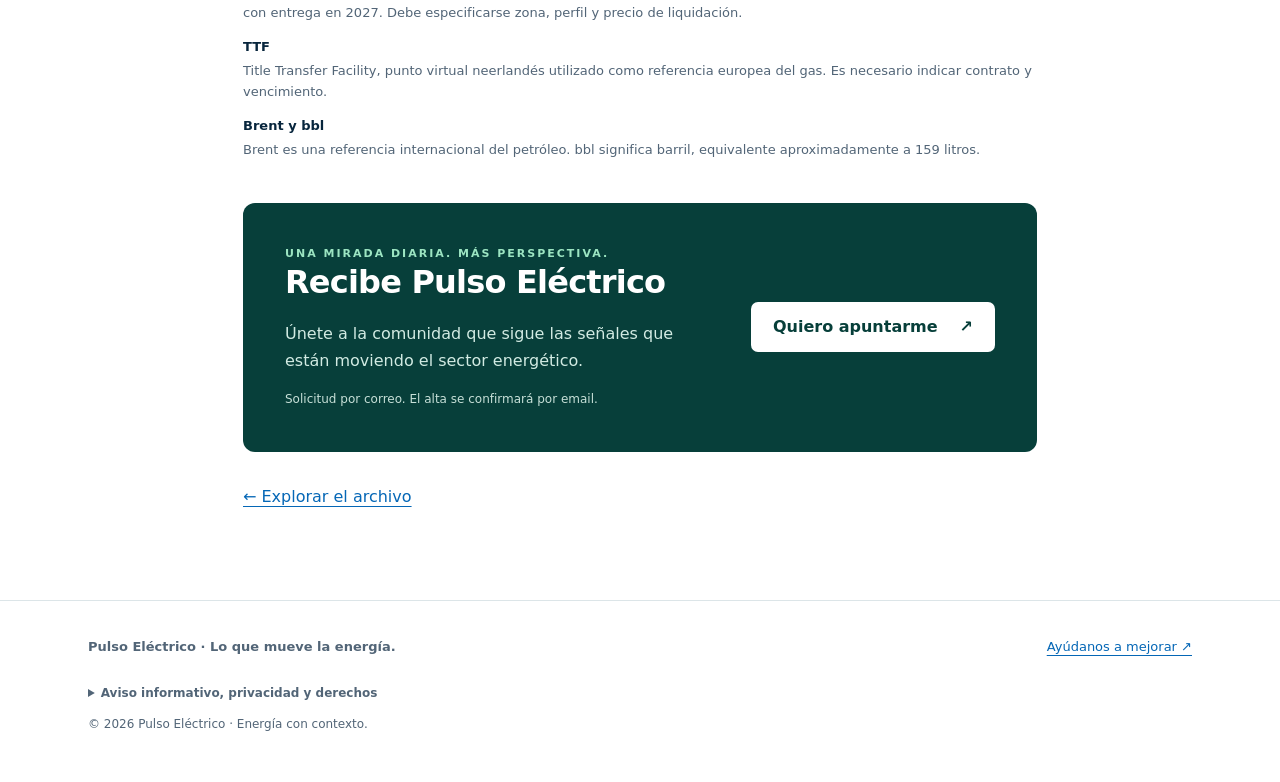
<file: ediciones/2026-09-30.html>
<!doctype html><html lang="es"><head><meta charset="utf-8"><meta name="viewport" content="width=device-width, initial-scale=1"><title>La próxima señal del sector energético | Pulso Eléctrico</title><meta name="description" content="Lo que mueve la energía. Una mirada editorial a electricidad, renovables, mercados, redes y almacenamiento."><meta name="theme-color" content="#073f3a"><meta property="og:title" content="La próxima señal del sector energético · Pulso Eléctrico"><meta property="og:description" content="Lo que mueve la energía."><meta property="og:type" content="website"><link rel="icon" href="../assets/favicon.ico"><link rel="stylesheet" href="../assets/styles.css"></head><body><a class="skip" href="#contenido">Saltar al contenido</a><header class="header"><div class="wrap"><a class="brand" href="../index.html"><img src="../assets/logo.png" alt="" width="42" height="42"><span>Pulso Eléctrico<small>Lo que mueve la energía.</small></span></a><nav aria-label="Principal"><a href="../index.html#archivo">Ediciones</a><a href="../index.html#suscripcion">Suscribirme ↗</a></nav></div></header><main id="contenido" class="edition"><a href="../index.html">← Volver a la portada</a><p class="eyebrow">PULSO ELÉCTRICO</p><p class="eyebrow">VERSIÓN · MIÉRCOLES 30 DE SEPTIEMBRE DE 2026</p><h1>La próxima señal del sector energético</h1><p>9 señales para entender electricidad, renovables, redes y mercados.</p><div class="demo"><strong>BORRADOR · NO PUBLICADO EN EL ARCHIVO</strong><br>Esta página muestra el diseño y la estructura editorial. Los textos son orientaciones temáticas, no noticias verificadas de esta fecha. Los enlaces a noticias se habilitarán al incorporar las fuentes originales.</div><nav class="edition-nav" aria-label="Secciones de la edición"><a href="#imprescindible">Lo imprescindible</a><a href="#espana">España</a><a href="#internacional">Internacional</a><a href="#mercados">Mercados β</a></nav><section id="imprescindible"><h2>Lo imprescindible</h2><article class="news"><span class="number">01 / 3 CLAVES</span><h3>La flexibilidad, una pieza central del sistema</h3><p class="note">Fuente: pendiente de documentar · Ejemplo editorial</p><p>Explicar cómo la demanda flexible, las baterías y la generación gestionable pueden acompañar a la producción variable.</p><p class="why"><strong>Por qué importa</strong><br>Permite analizar el equilibrio del sistema más allá de la potencia instalada.</p><!-- Sustituir el botón por un enlace a la URL exacta del artículo verificado. --><button type="button" disabled>Leer noticia · pendiente de fuente</button></article><article class="news"><span class="number">02 / 3 CLAVES</span><h3>Las redes conectan la transición con la economía real</h3><p class="note">Fuente: pendiente de documentar · Ejemplo editorial</p><p>Examinar la relación entre capacidad de red, nuevos consumos y conexión de proyectos.</p><p class="why"><strong>Por qué importa</strong><br>La infraestructura condiciona dónde y cuándo puede materializarse una inversión.</p><!-- Sustituir el botón por un enlace a la URL exacta del artículo verificado. --><button type="button" disabled>Leer noticia · pendiente de fuente</button></article><article class="news"><span class="number">03 / 3 CLAVES</span><h3>Almacenamiento: de la capacidad al servicio</h3><p class="note">Fuente: pendiente de documentar · Ejemplo editorial</p><p>Distinguir entre potencia, duración y servicios que puede prestar una instalación.</p><p class="why"><strong>Por qué importa</strong><br>Dos baterías con la misma potencia pueden responder a necesidades diferentes.</p><!-- Sustituir el botón por un enlace a la URL exacta del artículo verificado. --><button type="button" disabled>Leer noticia · pendiente de fuente</button></article></section><section id="espana"><h2>España</h2><article class="news"><span class="number">04 / 3 CLAVES</span><h3>El precio diario necesita una lectura por horas</h3><p class="note">Fuente: pendiente de documentar · Ejemplo editorial</p><p>Comparar el promedio del mercado diario con el perfil horario de consumo y producción.</p><p class="why"><strong>Por qué importa</strong><br>Un promedio no describe el coste de cada consumidor ni el ingreso de cada planta.</p><!-- Sustituir el botón por un enlace a la URL exacta del artículo verificado. --><button type="button" disabled>Leer noticia · pendiente de fuente</button></article><article class="news"><span class="number">05 / 3 CLAVES</span><h3>La electrificación también se decide en la demanda</h3><p class="note">Fuente: pendiente de documentar · Ejemplo editorial</p><p>Situar la industria, la movilidad y el calor eléctrico dentro de la planificación energética.</p><p class="why"><strong>Por qué importa</strong><br>La evolución del consumo modifica las necesidades de generación y red.</p><!-- Sustituir el botón por un enlace a la URL exacta del artículo verificado. --><button type="button" disabled>Leer noticia · pendiente de fuente</button></article><article class="news"><span class="number">06 / 3 CLAVES</span><h3>Acceso y conexión: el detalle que cambia un proyecto</h3><p class="note">Fuente: pendiente de documentar · Ejemplo editorial</p><p>Reservar este espacio para una noticia contrastada sobre permisos, acceso o capacidad disponible.</p><p class="why"><strong>Por qué importa</strong><br>Los plazos y las condiciones de conexión influyen en la viabilidad del proyecto.</p><!-- Sustituir el botón por un enlace a la URL exacta del artículo verificado. --><button type="button" disabled>Leer noticia · pendiente de fuente</button></article></section><section id="internacional"><h2>Internacional</h2><article class="news"><span class="number">07 / 2 EUROPA + 1 RESTO DEL MUNDO</span><h3>Europa · Interconexiones y coordinación</h3><p class="note">Fuente: pendiente de documentar · Ejemplo editorial</p><p>Analizar una noticia verificada sobre intercambios eléctricos y coordinación entre sistemas.</p><p class="why"><strong>Por qué importa</strong><br>La integración de mercados exige considerar restricciones físicas y diferencias regionales.</p><!-- Sustituir el botón por un enlace a la URL exacta del artículo verificado. --><button type="button" disabled>Leer noticia · pendiente de fuente</button></article><article class="news"><span class="number">08 / 2 EUROPA + 1 RESTO DEL MUNDO</span><h3>Europa · Gas y electricidad, una relación a seguir</h3><p class="note">Fuente: pendiente de documentar · Ejemplo editorial</p><p>Explicar el contexto de una noticia contrastada sobre gas, generación y formación de precios.</p><p class="why"><strong>Por qué importa</strong><br>El efecto sobre la electricidad depende de la tecnología marginal y de cada mercado.</p><!-- Sustituir el botón por un enlace a la URL exacta del artículo verificado. --><button type="button" disabled>Leer noticia · pendiente de fuente</button></article><article class="news"><span class="number">09 / 2 EUROPA + 1 RESTO DEL MUNDO</span><h3>Resto del mundo · La transición a distintas velocidades</h3><p class="note">Fuente: pendiente de documentar · Ejemplo editorial</p><p>Seleccionar una noticia internacional y explicar su alcance geográfico, tecnológico y económico.</p><p class="why"><strong>Por qué importa</strong><br>Una tendencia global puede tener consecuencias muy distintas según el sistema energético.</p><!-- Sustituir el botón por un enlace a la URL exacta del artículo verificado. --><button type="button" disabled>Leer noticia · pendiente de fuente</button></article></section><section id="mercados"><div class="section-heading"><h2>Mercados <span class="badge">BETA</span></h2><span class="note">Sin cotizaciones cargadas</span></div><div class="table-scroll" role="region" aria-label="Cotizaciones de mercados" tabindex="0"><table><caption>Panel preparado para datos verificados. N/D significa no disponible.</caption><thead><tr><th scope="col">Indicador / referencia</th><th scope="col">Precio</th><th scope="col">Variación diaria</th><th scope="col">Tendencia</th></tr></thead><tbody><tr><th scope="row">Electricidad España · OMIE<br><small>Media aritmética diaria · €/MWh</small></th><td>N/D</td><td>N/D</td><td>— Sin dato</td></tr><tr><th scope="row">OMIP · futuro base ES YR-27<br><small>Entrega 2027 · €/MWh</small></th><td>N/D</td><td>N/D</td><td>— Sin dato</td></tr><tr><th scope="row">Gas TTF · mes siguiente<br><small>Vencimiento pendiente · €/MWh</small></th><td>N/D</td><td>N/D</td><td>— Sin dato</td></tr><tr><th scope="row">Brent · mes siguiente<br><small>Vencimiento pendiente · USD/bbl</small></th><td>N/D</td><td>N/D</td><td>— Sin dato</td></tr></tbody></table></div><p class="note">Fecha y hora de corte: pendientes. OMIE es la referencia del precio mayorista diario de electricidad en España; no es una segunda cotización ni el precio final de la factura.</p><p class="note">Variación diaria: (precio actual / precio anterior − 1) × 100, únicamente con referencias comparables y precio anterior positivo. Si el anterior es cero o negativo, mostrar diferencia absoluta y unidad. En futuros, comparar el mismo contrato y el cierre de la sesión anterior. ↑ Subida · ↓ Bajada · → Sin cambio · — Sin dato. Las flechas expresan dirección, no una recomendación.</p><dl><dt>€/MWh</dt><dd>Euros por megavatio hora: precio de una unidad de energía.</dd><dt>OMIE y OMIP YR-27</dt><dd>OMIE opera el mercado diario e intradiario ibérico. OMIP es el mercado de derivados; YR-27 identifica un producto anual con entrega en 2027. Debe especificarse zona, perfil y precio de liquidación.</dd><dt>TTF</dt><dd>Title Transfer Facility, punto virtual neerlandés utilizado como referencia europea del gas. Es necesario indicar contrato y vencimiento.</dd><dt>Brent y bbl</dt><dd>Brent es una referencia internacional del petróleo. bbl significa barril, equivalente aproximadamente a 159 litros.</dd></dl></section><section id="suscripcion" class="subscribe"><div><div class="eyebrow" style="color:#9ce5c2">Una mirada diaria. Más perspectiva.</div><h2>Recibe Pulso Eléctrico</h2><p>Únete a la comunidad que sigue las señales que están moviendo el sector energético.</p><small>Solicitud por correo. El alta se confirmará por email.</small></div><a class="btn" href="mailto:juanmcalvo33@gmail.com?subject=Quiero%20apuntarme%20a%20Pulso%20El%C3%A9ctrico">Quiero apuntarme <span aria-hidden="true">↗</span></a></section><a class="back" href="../index.html#archivo">← Explorar el archivo</a></main><footer class="footer"><div class="wrap"><div class="footer-top"><strong>Pulso Eléctrico · Lo que mueve la energía.</strong><a href="mailto:juanmcalvo33@gmail.com?subject=Feedback%20Pulso%20El%C3%A9ctrico">Ayúdanos a mejorar ↗</a></div><details class="legal"><summary>Aviso informativo, privacidad y derechos</summary><p>Contenido de carácter informativo. No constituye asesoramiento de inversión, jurídico ni una recomendación de contratación. Las ediciones de demostración no representan noticias ni cotizaciones del día.</p><p>Privacidad y uso de datos: esta web no incorpora formularios, analítica ni cookies propias. Al solicitar el alta, tu aplicación de correo enviará tu dirección y el mensaje a juanmcalvo33@gmail.com para gestionar la solicitud. No existe alta automática ni base de suscriptores en esta web. Puedes solicitar la baja o consultar el tratamiento de tus datos en esa misma dirección. El alojamiento y el servicio de correo pueden tratar datos técnicos conforme a sus propias condiciones. No envíes información sensible.</p><p>Los artículos, marcas y contenidos de terceros pertenecen a sus respectivos titulares. Los enlaces de futuras ediciones remitirán al original; los resúmenes deberán ser propios y atribuir la fuente. Los datos de mercado deben indicar fuente, fecha, contrato y unidad; un dato ausente no equivale a cero.</p></details><p class="note">© 2026 Pulso Eléctrico · Energía con contexto.</p></div></footer></body></html>
</file>
<file: assets/styles.css>
/* Pulso Eléctrico · Sistema editorial */
:root{--blue:#087ede;--green:#21b573;--dark:#073f3a;--ink:#08263d;--muted:#526577;--line:#dce5e8;--paper:#f5f8f9}*{box-sizing:border-box}html{scroll-behavior:smooth}body{margin:0;color:var(--ink);font:16px/1.65 system-ui,-apple-system,BlinkMacSystemFont,"Segoe UI",sans-serif;background:white}a{color:#0567b6;text-underline-offset:4px}a:hover{text-decoration:underline}a:focus-visible,button:focus-visible,summary:focus-visible{outline:3px solid var(--blue);outline-offset:5px}.wrap{max-width:1160px;margin:auto;padding:0 28px}.skip{position:absolute;left:10px;top:-80px;background:white;padding:12px;z-index:10}.skip:focus{top:10px}.header{border-bottom:1px solid var(--line)}.header .wrap{display:flex;align-items:center;justify-content:space-between;gap:24px;min-height:102px}.brand{display:flex;align-items:center;gap:12px;text-decoration:none;color:var(--ink);font-size:22px;font-weight:850;letter-spacing:-.8px}.brand img{width:42px;height:42px}.brand small{display:block;font-size:10px;letter-spacing:2px;font-weight:650;color:var(--muted);text-transform:uppercase}nav{display:flex;gap:26px;align-items:center;font-size:14px}nav a{text-decoration:none;color:var(--ink)}.btn{display:inline-flex;align-items:center;justify-content:center;gap:22px;min-height:48px;padding:12px 22px;border-radius:7px;background:var(--blue);color:white;font-weight:750;text-decoration:none;border:0}.btn:hover{background:#0669ba;text-decoration:none}.btn.dark{background:var(--dark)}.eyebrow{font-size:11px;letter-spacing:2px;font-weight:800;text-transform:uppercase;color:var(--muted)}.hero{padding:68px 0 48px;display:grid;grid-template-columns:1.35fr .65fr;gap:60px;align-items:center}.hero h1{font-size:clamp(44px,6vw,76px);line-height:1.06;letter-spacing:-3px;margin:18px 0 24px;font-weight:820}.hero h1 span{color:var(--blue)}.hero p{max-width:610px;font-size:18px;color:var(--muted)}.pulse{background:var(--dark);border-radius:16px;padding:30px;color:white;min-height:285px;position:relative;overflow:hidden}.pulse .eyebrow{color:#9ce5c2}.pulse svg{width:100%;height:130px;margin:16px 0}.pulse p{font-size:13px;color:#d2ebe3;margin:0}.topics{display:flex;flex-wrap:wrap;gap:12px 26px;padding:20px 0;border-top:1px solid var(--line);border-bottom:1px solid var(--line);font-size:11px;font-weight:750;letter-spacing:1.5px;text-transform:uppercase}.topics span:first-child{color:#13794c}.section{padding:52px 0}.section-heading{display:flex;align-items:baseline;justify-content:space-between;gap:16px;margin-bottom:24px}h2{font-size:28px;line-height:1.2;letter-spacing:-.8px;margin:0 0 20px}h3{line-height:1.3;letter-spacing:-.5px}.section-heading h2{margin:0}.note{font-size:12px;color:var(--muted)}.feature{display:grid;grid-template-columns:1.6fr 1fr;border:1px solid var(--line);border-radius:12px;overflow:hidden}.feature-main{padding:38px;border-top:4px solid var(--blue)}.feature h3{font-size:clamp(26px,3vw,38px);margin:16px 0}.feature p{color:var(--muted)}.feature-side{padding:36px;background:var(--paper);border-top:4px solid var(--green)}.signal{display:flex;gap:18px;border-bottom:1px solid var(--line);padding:14px 0;font-size:14px}.signal b{color:#147b50;font-size:12px}.badge{display:inline-block;padding:4px 9px;border-radius:4px;background:#edf5fb;color:#075f9e;font-size:11px;font-weight:750;letter-spacing:.5px}.cards{display:grid;grid-template-columns:repeat(2,1fr);gap:20px}.card{padding:28px;border:1px solid var(--line);border-radius:10px}.card h3{font-size:24px;margin:14px 0 24px}.subscribe{background:var(--dark);border-radius:12px;color:white;padding:42px;display:flex;align-items:center;justify-content:space-between;gap:36px}.subscribe h2{font-size:32px}.subscribe p{max-width:620px;color:#d2ebe3}.subscribe .btn{background:white;color:var(--dark);white-space:nowrap}.subscribe small{display:block;color:#c7e0d8;font-size:12px;margin-top:12px}.footer{margin-top:50px;padding:35px 0;border-top:1px solid var(--line);font-size:13px;color:var(--muted)}.footer-top{display:flex;justify-content:space-between;gap:20px;margin-bottom:26px}.legal{max-width:900px;font-size:12px}.legal summary{cursor:pointer;font-weight:700}.edition{max-width:850px;margin:auto;padding:40px 28px}.edition h1{font-size:clamp(34px,5vw,54px);line-height:1.1;letter-spacing:-1.8px}.demo{background:#fff8e8;border-left:3px solid #b48121;padding:14px 18px;font-size:13px;color:#675019;margin:26px 0}.edition-nav{flex-wrap:wrap;padding:18px 0;border-block:1px solid var(--line);margin-bottom:36px}.news{padding:26px 0;border-bottom:1px solid var(--line)}.news h3{font-size:25px;margin:8px 0 12px}.news .number{color:var(--blue);font-weight:800;font-size:13px}.why{border-left:3px solid var(--green);padding:8px 16px;background:var(--paper)}.news button{font:inherit;color:#526577;background:#edf1f3;padding:10px 16px;border:1px solid var(--line);border-radius:6px}.edition section{scroll-margin-top:20px;margin-top:42px}.table-scroll{overflow-x:auto}table{border-collapse:collapse;width:100%;font-size:13px;min-width:610px}caption{text-align:left;color:var(--muted);padding:8px 0 16px}th,td{text-align:left;padding:14px 10px;border-bottom:1px solid var(--line)}th{background:var(--paper)}dl{font-size:13px}dt{font-weight:750;margin-top:12px}dd{margin:3px 0 0;color:var(--muted)}.back{display:inline-block;margin-top:32px}@media(max-width:760px){.wrap{padding:0 20px}.header .wrap{flex-wrap:wrap;padding-top:18px;padding-bottom:18px;gap:16px}nav{gap:18px;font-size:13px}.hero{grid-template-columns:1fr;padding-top:40px;gap:28px}.hero h1{letter-spacing:-2px}.pulse{min-height:210px}.pulse svg{height:90px}.feature{grid-template-columns:1fr}.feature-main,.feature-side{padding:25px}.cards{grid-template-columns:1fr}.section{padding:34px 0}.subscribe{padding:28px;display:block}.subscribe .btn{margin-top:12px}.footer-top{flex-direction:column}.section-heading{align-items:flex-start;flex-direction:column}.edition{padding:28px 20px}}@media(prefers-reduced-motion:reduce){html{scroll-behavior:auto}}@media print{nav,.btn,.subscribe,.pulse,.footer{display:none}body{font-size:11pt}.edition{max-width:none}.news{break-inside:avoid}}
</file>
